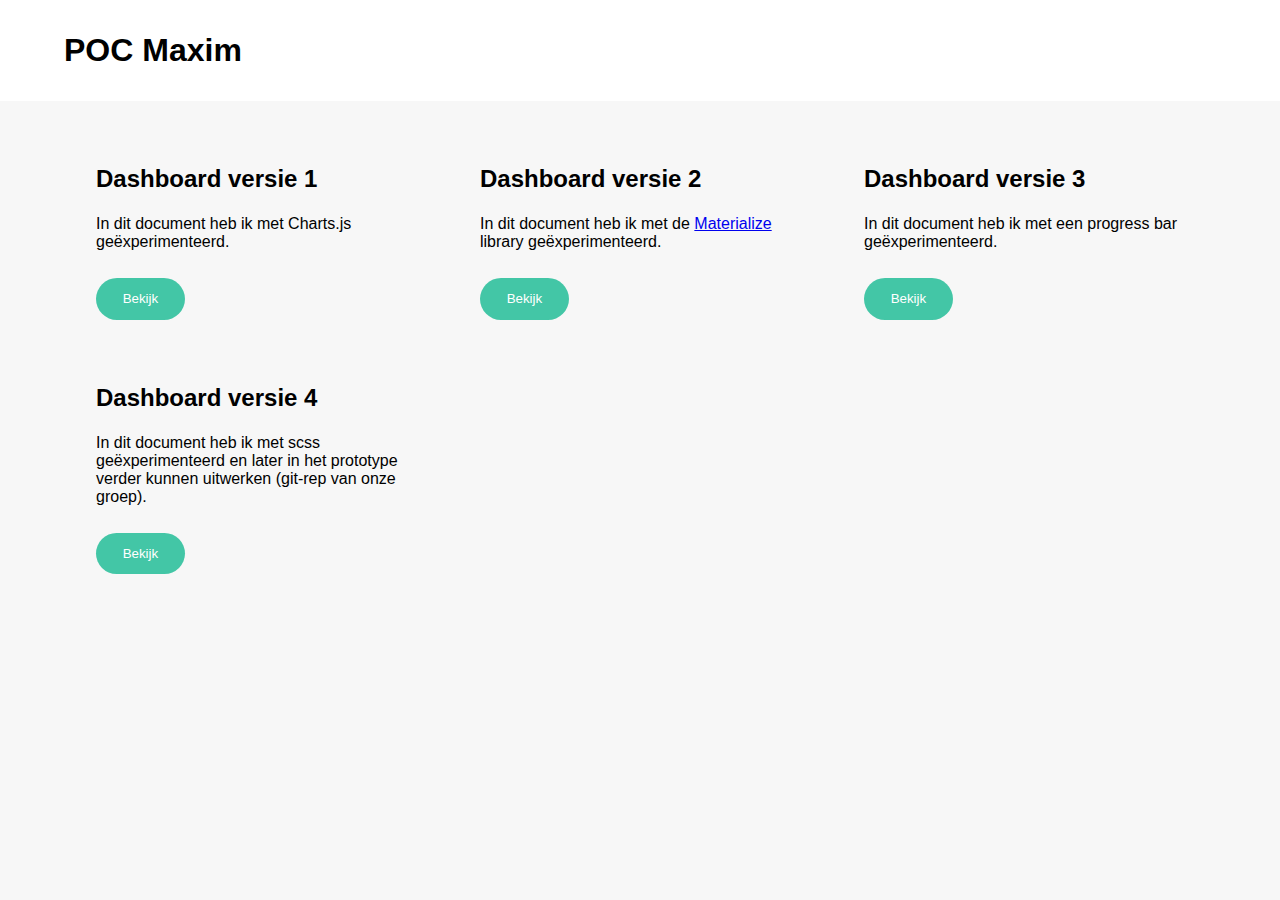
<file: index.html>
<!DOCTYPE html>
<html lang="en">
<head>
    <meta charset="UTF-8">
    <meta name="viewport" content="width=device-width, initial-scale=1.0">
    <title>POC Maxim Molenaars</title>
    <link type="text/css" rel="stylesheet" href="main.css"/>
</head>
<body>

  <header>
    <h1>POC Maxim</h1>
  </header>

  <main>
    <article>
      <h2>Dashboard versie 1</h2>
      <p>
        In dit document heb ik met Charts.js geëxperimenteerd.
      </p>
      <a href="dashboard/index.html"><button class="btn"><span>Bekijk</span></button></a>
    </article>

    <article>
      <h2>Dashboard versie 2</h2>
      <p>
        In dit document heb ik met de <a href="http://materializecss.com/">Materialize</a> library geëxperimenteerd.
      </p>
      <a href="Dashboardv3/index.html"><button class="btn"><span>Bekijk</span></button></a>
    </article>

    <article>
      <h2>Dashboard versie 3</h2>
      <p>
        In dit document heb ik met een progress bar geëxperimenteerd.
      </p>
      <a href="Dashboardv4/index.html"><button class="btn"><span>Bekijk</span></button></a>
    </article>

    <article>
      <h2>Dashboard versie 4</h2>
      <p>
        In dit document heb ik met scss geëxperimenteerd en later in het prototype verder kunnen uitwerken (git-rep van onze groep).
      </p>
    <a href="Dashboardv5/index.html"><button class="btn"><span>Bekijk</span></button></a>
    </article>
  </main>


</body>
</html>
</file>
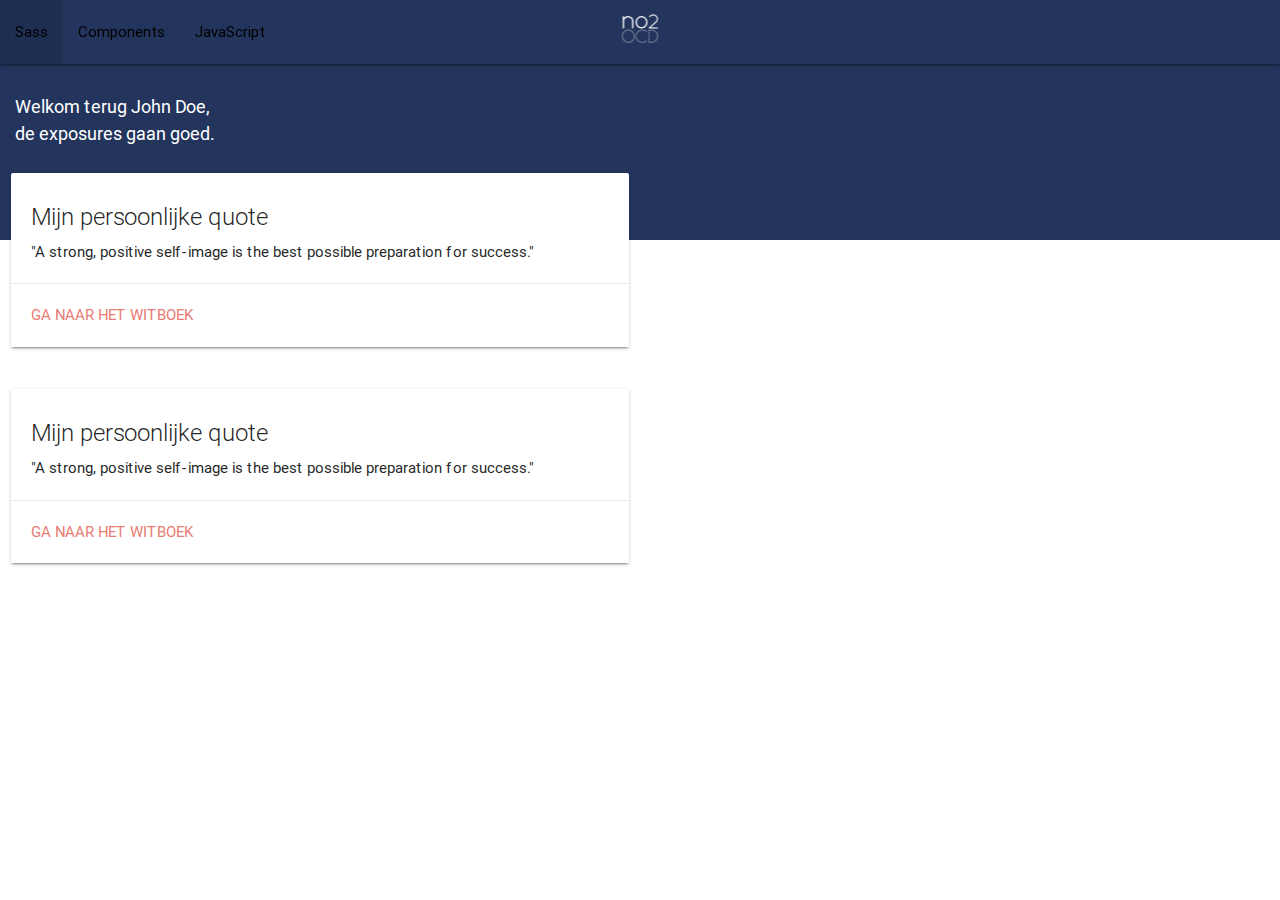
<file: Dashboardv3/index.html>
<!DOCTYPE html>
  <html>
    <head>
      <!--Import Google Icon Font-->
      <link href="http://fonts.googleapis.com/icon?family=Material+Icons" rel="stylesheet">
      <!--Import materialize.css-->
      <link type="text/css" rel="stylesheet" href="css/materialize.min.css"  media="screen,projection"/>
      <link type="text/css" rel="stylesheet" href="css/main.css"/>

      <!--Let browser know website is optimized for mobile-->
      <meta name="viewport" content="width=device-width, initial-scale=1.0"/>
    </head>

    <body>


    <nav>
        <div class="nav-wrapper">
          <a href="#" class="brand-logo center"><img src="img/no2ocd_logo.png"></a>
          <ul id="nav-mobile" class="left hide-on-med-and-down">
            <li><a href="sass.html">Sass</a></li>
            <li><a href="badges.html">Components</a></li>
            <li><a href="collapsible.html">JavaScript</a></li>
          </ul>
        </div>
    </nav>

    <main>
        <div class="welcomeMsg">
            <p>Welkom terug John Doe, <br/> de exposures gaan goed.</p>
        </div>

        <div class="row first-card">
        <div class="col s12 m6">
          <div class="card">
            <div class="card-content">
              <span class="card-title">Mijn persoonlijke quote</span>
              <p>"A strong, positive self-image is the best possible preparation for success."</p>
            </div>
            <div class="card-action">
              <a href="#">Ga naar het witboek</a>
            </div>
          </div>
        </div>
      </div>
      <div class="row">
        <div class="col s12 m6">
          <div class="card">
            <div class="card-content">
              <span class="card-title">Mijn persoonlijke quote</span>
              <p>"A strong, positive self-image is the best possible preparation for success."</p>
            </div>
            <div class="card-action">
              <a href="#">Ga naar het witboek</a>
            </div>
          </div>
        </div>
      </div>

    </main>


      <!--Import jQuery before materialize.js-->
      <script type="text/javascript" src="https://code.jquery.com/jquery-2.1.1.min.js"></script>
      <script type="text/javascript" src="js/materialize.min.js"></script>
    </body>
  </html>
</file>
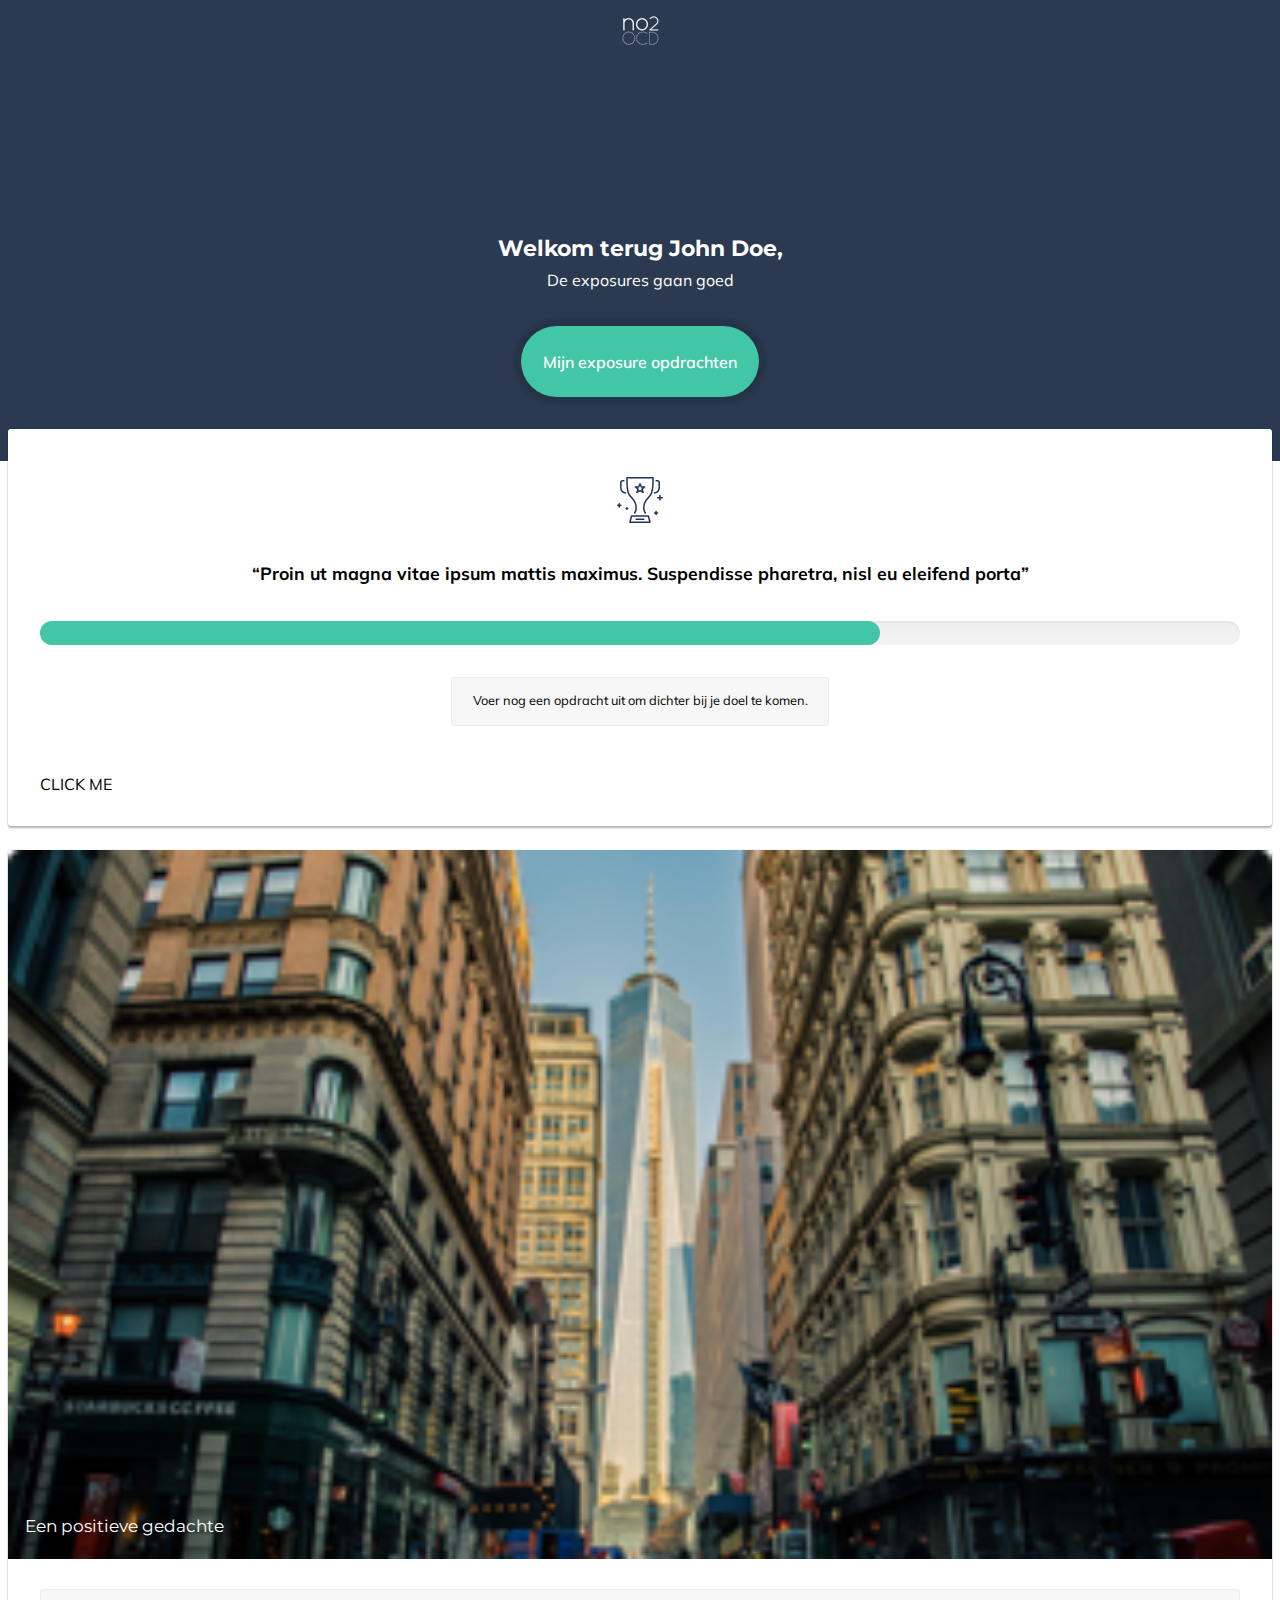
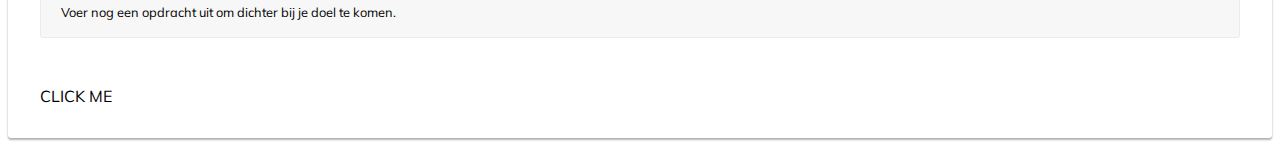
<file: Dashboardv4/index.html>
<!DOCTYPE html>
<html lang="en">
<head>
    <meta charset="UTF-8">
    <title>Document</title>
    <!--Let browser know website is optimized for mobile-->
    <meta name="viewport" content="width=device-width, initial-scale=1.0 user-scalable=no"/>
    <link type="text/css" rel="stylesheet" href="css/style.css"/>
</head>
<body>
<script src="js/progressbar.js"></script>

       <div class="flexContainer">
        <nav><img src="img/no2ocd_logo.png"></nav>
        <div class="user two"></div>
        <p class="welkomMsg">Welkom terug John Doe,</p>
        <p class="Msg2">De exposures gaan goed</p>
        <button>Mijn exposure opdrachten</button>
       </div>

       <main>
           <div class="card">
            <div class="firstCard">
                <img src="img/trophy.svg">
                <p>“Proin ut magna vitae ipsum mattis maximus. Suspendisse pharetra, nisl eu eleifend porta”</p>
                <progress value="70" max="100">70 %</progress>
<!--                <div id="progressBar"></div>-->
                <div class="motivationMsg">
                    <p>Voer nog een opdracht uit om dichter bij je doel te komen.</p>
                </div>
            </div>
            <button class="cardBtn">Click me</button>
           </div>

            <div class="photo card">
                <div class="imgCard">

                    <img src="img/photoNYC.png">
                    <div class="overlay"></div>
                    <p>Een positieve gedachte</p>
                </div>
                <div class="default">

                <div class="motivationMsg">
                    <p>Voer nog een opdracht uit om dichter bij je doel te komen.</p>
                </div>

            <button class="cardBtn">Click me</button>
            </div>
           </div>

       </main>


<script src="js/script.js"></script>

</body>
</html>
</file>
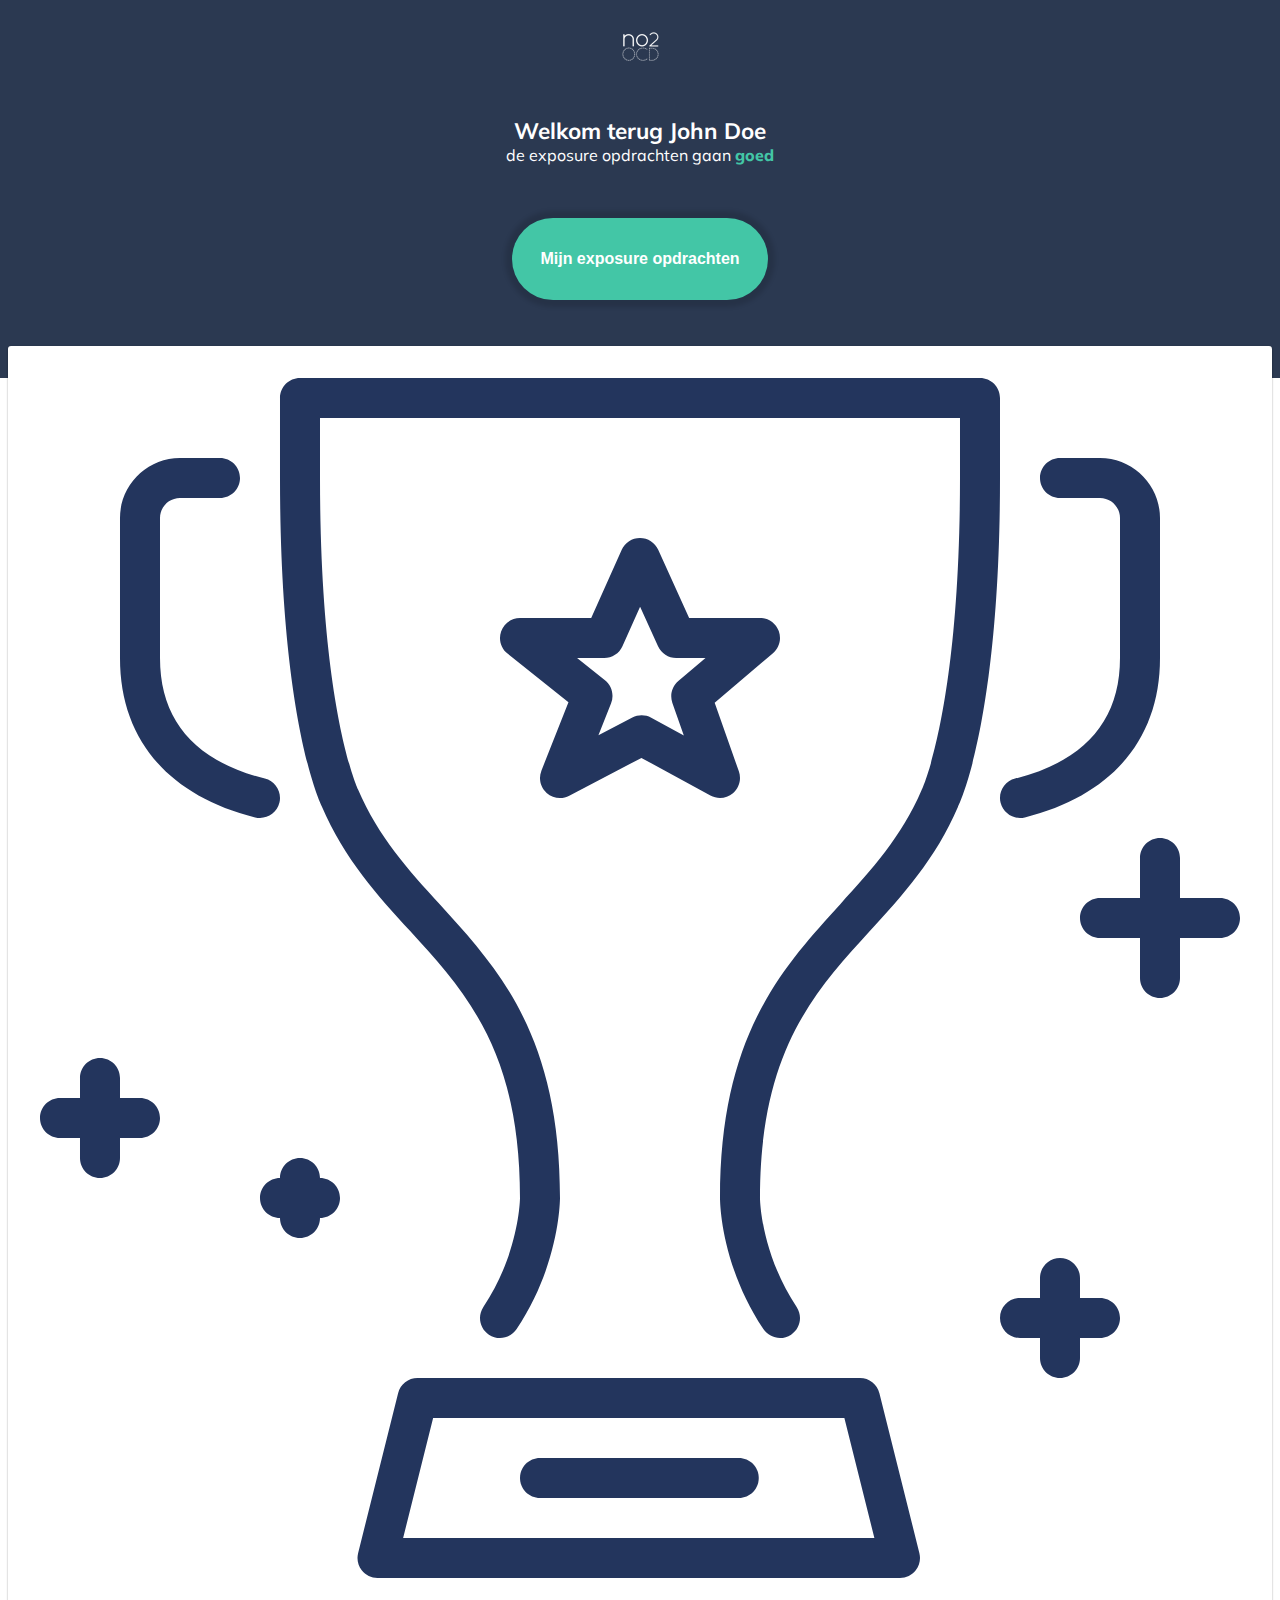
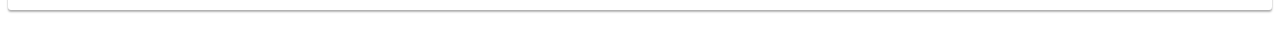
<file: Dashboardv5/index.html>
<!DOCTYPE html>
<html lang="en">
<head>
    <meta charset="UTF-8">
    <title>Document</title>
    <!--Let browser know website is optimized for mobile-->
    <meta name="viewport" content="width=device-width, initial-scale=1.0 user-scalable=no"/>
    <link type="text/css" rel="stylesheet" href="css/main.css"/>
    <link type="text/css" rel="stylesheet" href="css/style.css"/>
</head>
<body>

  <header>
    <nav>
      <img src="img/no2ocd_logo.png"/>
    </nav>
      <h1>Welkom terug John Doe</h1>
      <p>de exposure opdrachten gaan <span>goed</span></p>
      <button class="btn" type="button">Mijn exposure opdrachten</button>

  </header>
  <div class="grid">
  <div class="card">
    <div class="content centered">
      <img src="img/trophy.svg">
    </div>
  </div>
</div>

</body>
</html>
</file>
<file: main.css>
* {
  margin: 0;
  padding: 0;
}

body {
  background-color: #F7F7F7;
}

article > p {
  margin-top: 1.4em;
}

/* FONTS */
@import url('https://fonts.googleapis.com/css?family=Muli:400,700,900');

h1, h2, h3, h4, h5 {
  font-family: 'Muli', sans-serif;
  font-weight: 700;
}

p {
  font-family: 'Muli', sans-serif;
  font-weight: 400;
  font-size: 1em;
}


/* BUTTONS */

button {
  background-color: #43C6A6;
  padding: 1em 2em 1em 2em;
  border-style: none;
  border-radius: 2em;
  transition: 0.3s;
}

button:hover {
  background-color: #3BB698;
  padding: 1em 2em 1em 2em;
  border-style: none;
  border-radius: 2em;
}

button:active {
  background-color: #3BB698;
  padding: 1em 2em 1em 2em;
  border-style: none;
  border-radius: 2em;
  box-shadow: inset 0 1px 3px 0 rgba(0,0,0,0.50);
}

.btn {
  margin-top: 2em;
}

span {
  color: white;
  font-family: 'Muli', sans-serif;
  font-size: 1em;
}

/* CONTENT */

main {
  padding-left: 4em;
  padding-right: 4em;
  padding-top: 2em;
  display: flex;
  flex-direction: row;
  flex-wrap: wrap;
  justify-content: flex-start;
}

header {
  padding-top: 2em;
  padding-bottom: 2em;
  padding-left: 4em;
  background-color: white;
}

article {
  padding: 2em;
  /*background: #FFFFFF;
  box-shadow: 0 2px 2px 0 rgba(0,0,0,0.29), 0 0 2px 0 rgba(0,0,0,0.12);
  border-radius: 3px;*/
  transition: 0.5s;
  width: 20em;
}

article:hover {
  padding: 2em;
  background: #FFFFFF;
  box-shadow: 0 2px 2px 0 rgba(0,0,0,0.29), 0 0 2px 0 rgba(0,0,0,0.12);
  border-radius: 3px;
}
</file>
<file: Dashboardv3/css/main.css>
nav {
    background-color: #23355D;
    position: fixed;
}

.welcomeMsg {
    background-color: #23355D;
    padding: 1em;
    padding-top: 5em;
    padding-bottom: 5em;
}

.welcomeMsg > p {
    color: white;
    font-size: 120%;
}

.first-card {
    margin-top: -5em;
}

a:not(.btn):not(.btn-large):not(.btn-floating) {
    color: black;!important
}
</file>
<file: Dashboardv5/css/main.css>
/*IMPORT MULI FONT*/
@import url("https://fonts.googleapis.com/css?family=Muli:300,400,600,700,800,900");
@import url("https://fonts.googleapis.com/css?family=Montserrat:400,700");
h1 {
  font-family: "Muli";
  font-size: 1.4em; }

p {
  font-family: "Muli";
  font-size: 1em;
  color: #000000; }

.btn {
  position: relative;
  display: block;
  margin: 30px auto;
  padding: 2em 1.8em 2em 1.8em;
  font-weight: 600;
  font-size: 1em;
  overflow: hidden;
  border-width: 0;
  outline: none;
  border-radius: 4em;
  box-shadow: 0 0 4px 7px rgba(0, 0, 0, 0.12);
  background-color: #43C6A6;
  color: #FFFFFF;
  transition: background-color .3s; }

.btn:hover, .btn:focus {
  background-color: #43C6A6; }

.btn > * {
  position: relative; }

.btn:before {
  content: "";
  position: absolute;
  top: 50%;
  left: 50%;
  display: block;
  width: 0;
  padding-top: 0;
  border-radius: 100%;
  background-color: rgba(236, 240, 241, 0.3);
  -webkit-transform: translate(-50%, -50%);
  -moz-transform: translate(-50%, -50%);
  -ms-transform: translate(-50%, -50%);
  -o-transform: translate(-50%, -50%);
  transform: translate(-50%, -50%); }

.btn:active:before {
  width: 120%;
  padding-top: 120%;
  transition: width .2s ease-out, padding-top .2s ease-out; }

header {
  display: flex;
  flex-direction: column;
  align-items: center;
  background-color: #2B3951;
  padding-bottom: 3em; }
  header nav {
    padding: 2em;
    margin-bottom: 1.2em; }
  header nav > img {
    margin-left: 0;
    margin-right: 0; }
  header p, header h1 {
    color: #FFFFFF; }
  header p {
    margin-bottom: 1.4em; }
  header span {
    color: #43C6A6;
    font-weight: 800; }

.card {
  padding: 2em 2em 2em 2em;
  margin-bottom: 1.5em;
  background: #FFFFFF;
  box-shadow: 0 2px 2px 0 rgba(0, 0, 0, 0.29), 0 0 2px 0 rgba(0, 0, 0, 0.12);
  border-radius: 3px; }

.centered {
  display: flex;
  align-content: center;
  flex-direction: column; }

/*# sourceMappingURL=main.css.map */
</file>
<file: Dashboardv5/css/style.css>
* {
  margin: 0;
  padding: 0;
}

.grid {
  margin-left: 0.5em;
  margin-right: 0.5em;
  margin-top: -2em;
}
</file>
<file: Dashboardv4/css/style.css>
/*IMPORT MULI FONT*/
@import url('https://fonts.googleapis.com/css?family=Muli:300,400,600,700,800,900');
@import url('https://fonts.googleapis.com/css?family=Montserrat:400,700');

/*RESET BROWSER SETTINGS*/
* {
   margin: 0;
   padding: 0;
}

/*--------------------------------GLOBAL--------------------------------*/

p {
    font-family: 'Muli';
    font-weight: 400;
    font-size: 1em;
    line-height: 1.7em;
    color: #000000;
}

button {
    background-color: #43C6A6;
    font-family: 'Muli';
    font-weight: 600;
    font-size: 1em;
    color: white;
    padding: 1.6em 1.4em 1.6em 1.4em;
    border-radius: 4em;
    box-shadow: 0 0 4px 7px rgba(0,0,0,0.12);
    border-style: none;
}

.cardBtn {
    background-color: white;
    font-family: 'Muli';
    font-weight: 400;
    font-size: 1em;
    color: black;
    padding: 0;
    border-radius: 0;
    box-shadow: none;
    border-style: none;
    text-transform: uppercase;
    margin-top: 3em;

}

main {
    margin: -2em 0.5em 1em 0.5em;
}

.default {
    padding: 3em 2em 2em 2em;
    margin-bottom: 1.5em;
}

.card {
    padding: 3em 2em 2em 2em;
    margin-bottom: 1.5em;
    background: #FFFFFF;
    box-shadow: 0 2px 2px 0 rgba(0,0,0,0.29), 0 0 2px 0 rgba(0,0,0,0.12);
    border-radius: 3px;
}

.photo {
    padding: 0;
}

.overlay {
    background-image: linear-gradient(-180deg, rgba(237,237,237,0.00) 0%, rgba(0,0,0,0.55) 100%);
    width: 100%;
    height: 100%;
}

.imgCard > img {
    width: 100%;
    background-image: linear-gradient(-180deg, rgba(237,237,237,0.00) 0%, rgba(0,0,0,0.55) 100%);
}

.imgCard > p {
  margin-top: -3em;
  padding-left: 1em;
  color: white;
  font-size: 1.063em;
  font-family: 'Montserrat';
}

.motivationMsg {
    /* Rectangle: */
    background: #F7F7F7;
    border: 1px solid #ECECEC;
    border-radius: 3px;
    padding: 1em 1.6em 1em 1.6em;
    font-size: 80%;
}

progress { margin-top: 2em; margin-bottom: 2em; } progress[value] { display: block;-webkit-appearance: none; appearance: none;width: 100%;height: 1.5em; margin-left: auto;margin-right: auto;}progress[value]::-webkit-progress-bar {background-color: #EEEEEE;border-radius: 2em;background-image: linear-gradient(-180deg, #EDEDED 0%, #F4F4F4 100%);box-shadow: inset 0 1px 3px 0 rgba(0,0,0,0.06);}progress[value]::-webkit-progress-value {background-color: #43C6A6; border-radius: 2em;}

#progressBar {
  margin: 2em 0 2em 0;
  width: 96%;
  height: 1.5em;
    border-radius: 2em;
}

/*--------------------------------HEADER--------------------------------*/

.flexContainer {
    display: flex;
    justify-content: flex-end;
    flex-direction: column;
    align-items: center;
    background-color: #2B3951;
    padding: 0 1em 4em 1em;
}


nav {
    padding: 1em;
    margin-bottom: 2em;
}

nav > img {

}

.welkomMsg {
    font-family: 'Montserrat';
    font-weight: 700;
    color: white;
    font-size: 1.4em;
}

.Msg2 {
    color: white;
    padding-bottom: 2em;
}


.user {
  width: 100px;
  height: 100px;
  border-radius: 50%;
  background-repeat: no-repeat;
  background-position: center center;
  background-size: cover;
    margin-bottom: 2em;
}

.two {
  background-image: url('http://placehold.it/150x150');
}

/*--------------------------------MAIN--------------------------------*/

.firstCard {
    display: flex;
    flex-direction: column;
    align-items: center;
}


.firstCard > p {
    text-align: center;
    margin-top: 2em;
    font-weight: 700;
    font-size: 110%;
    color: 434343;
}
</file>
